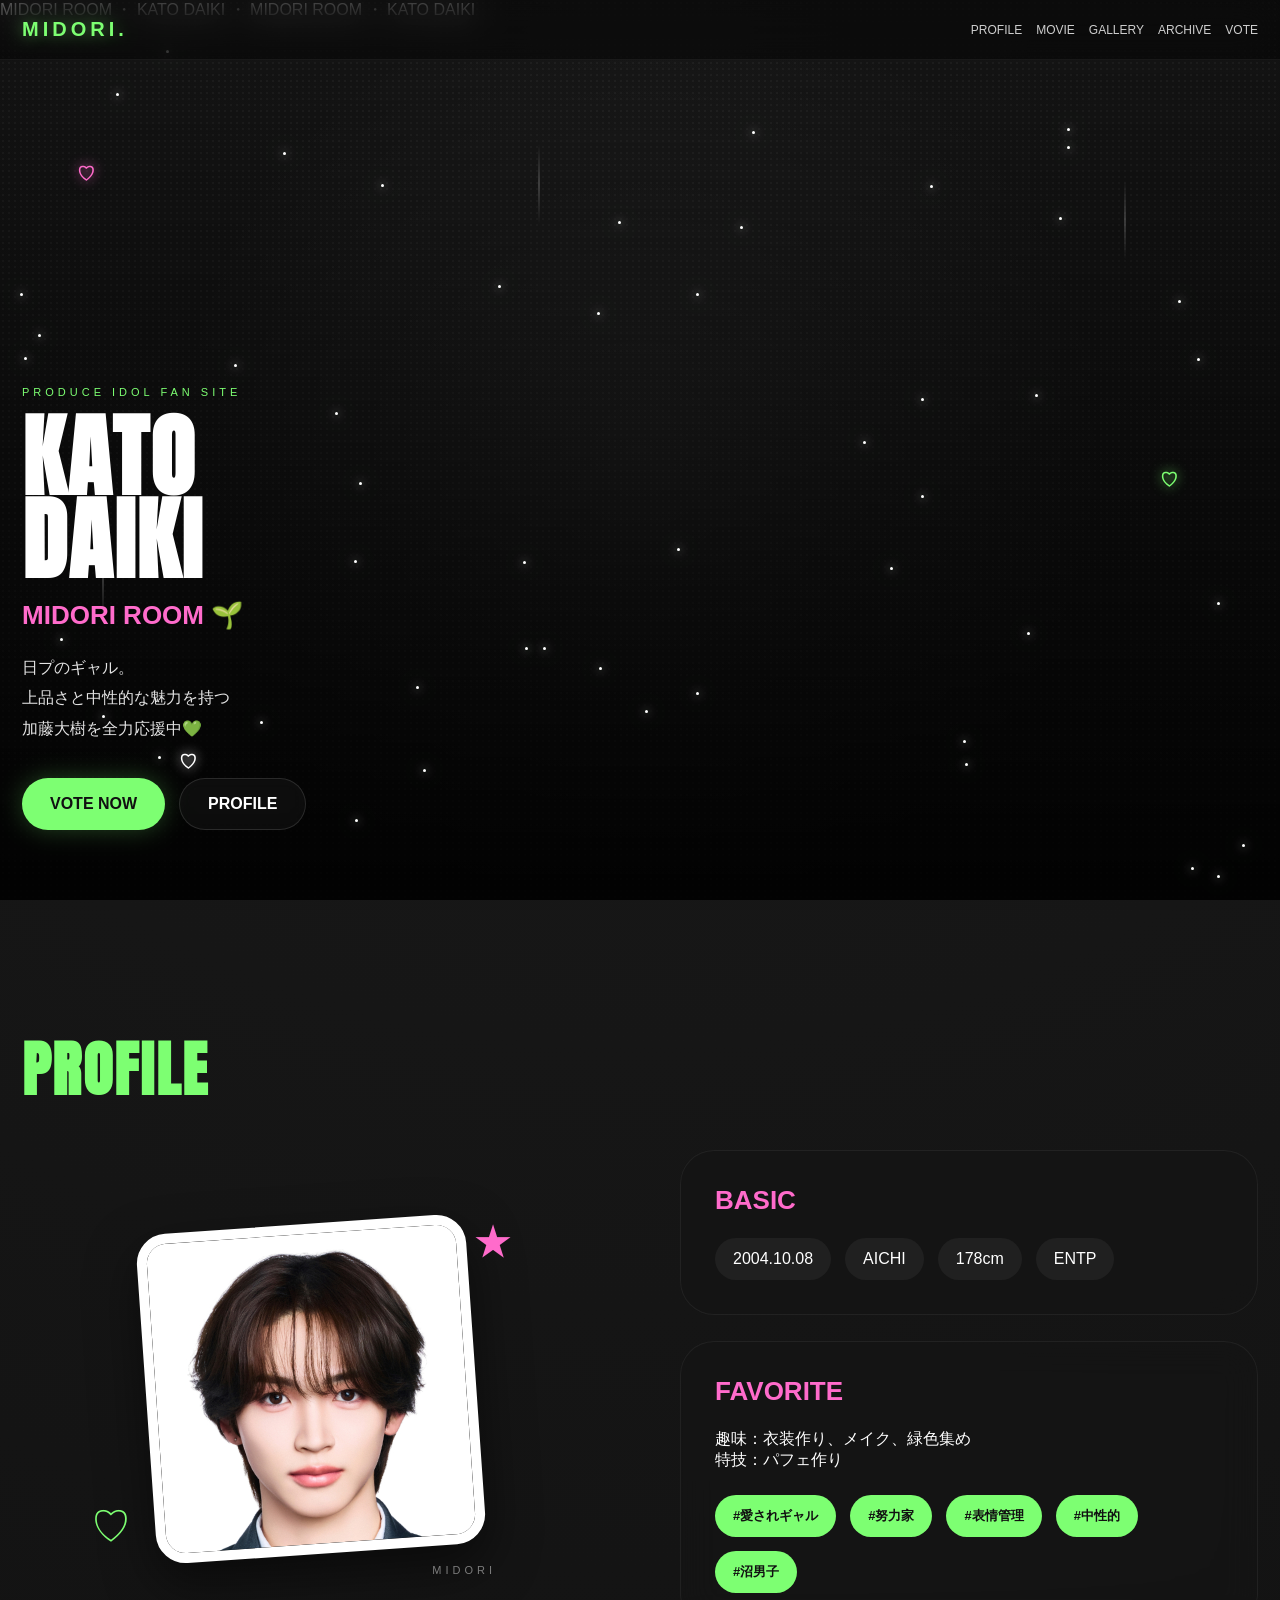
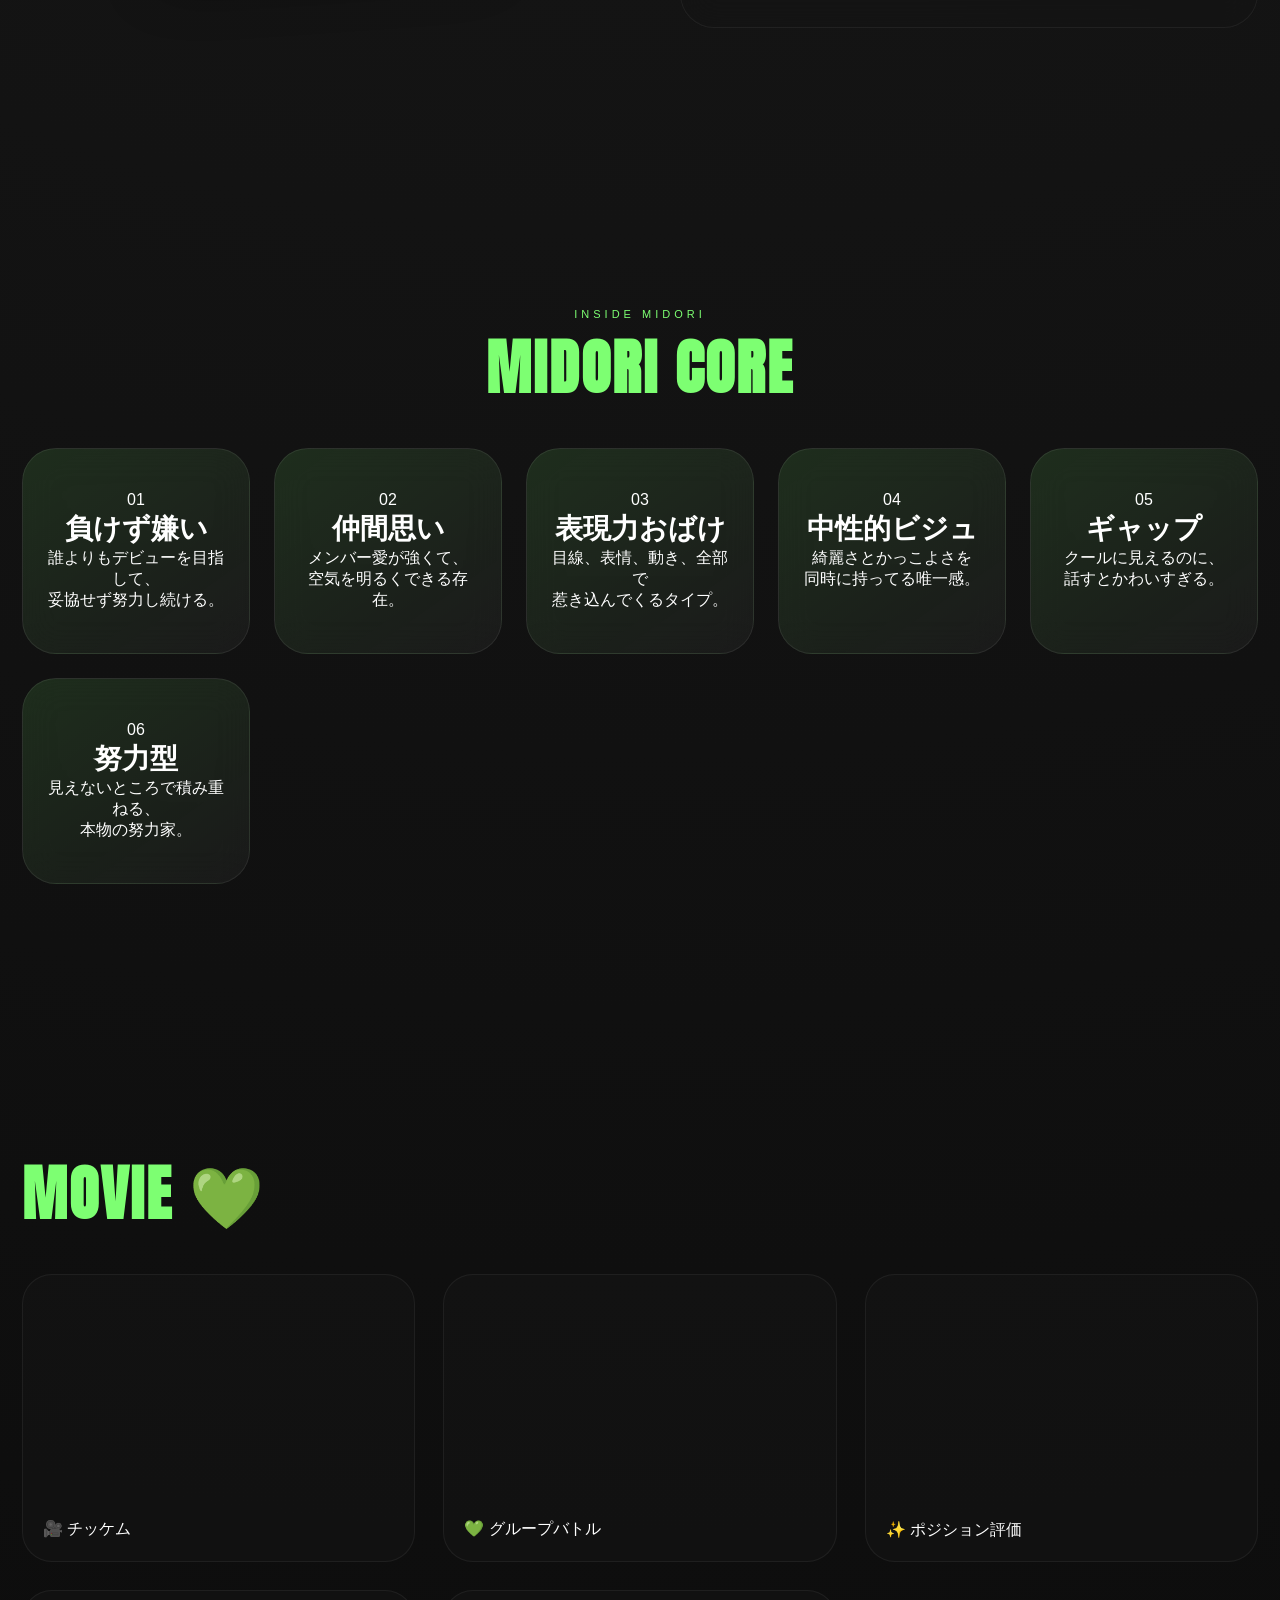
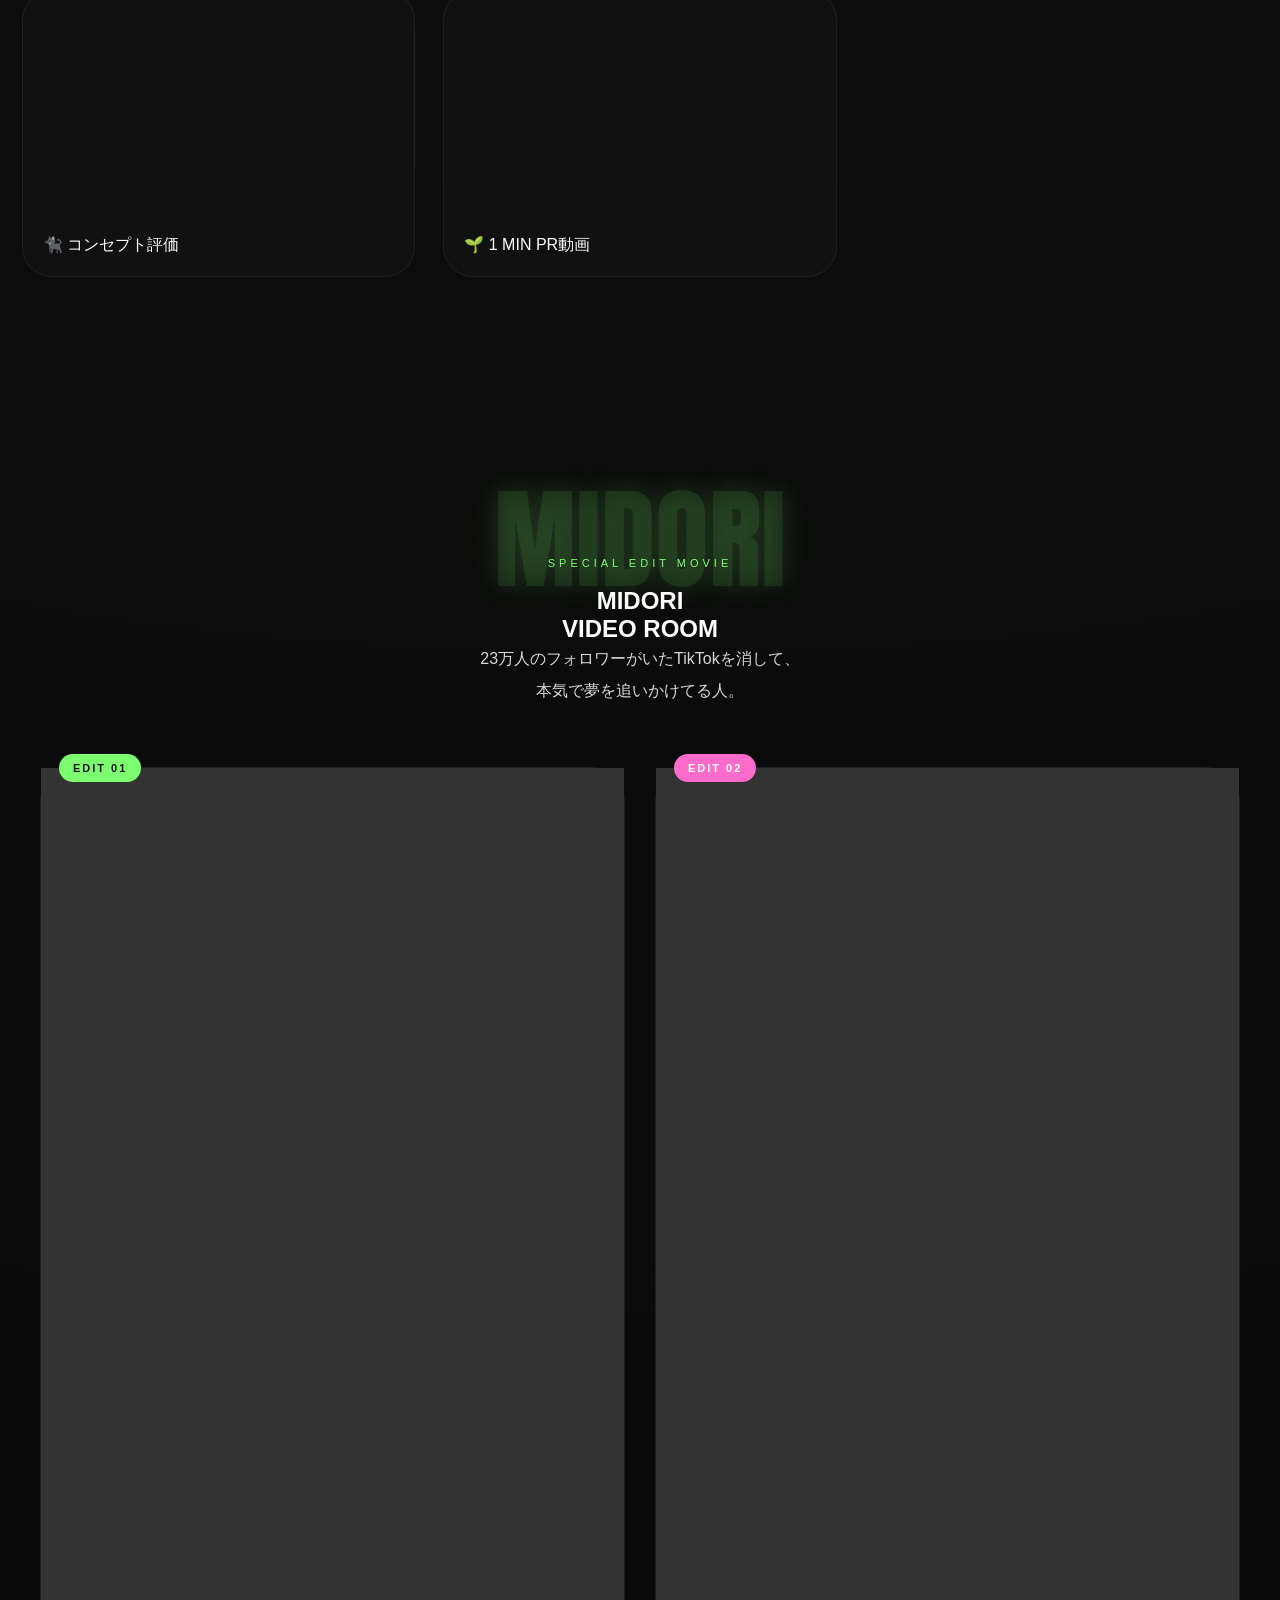
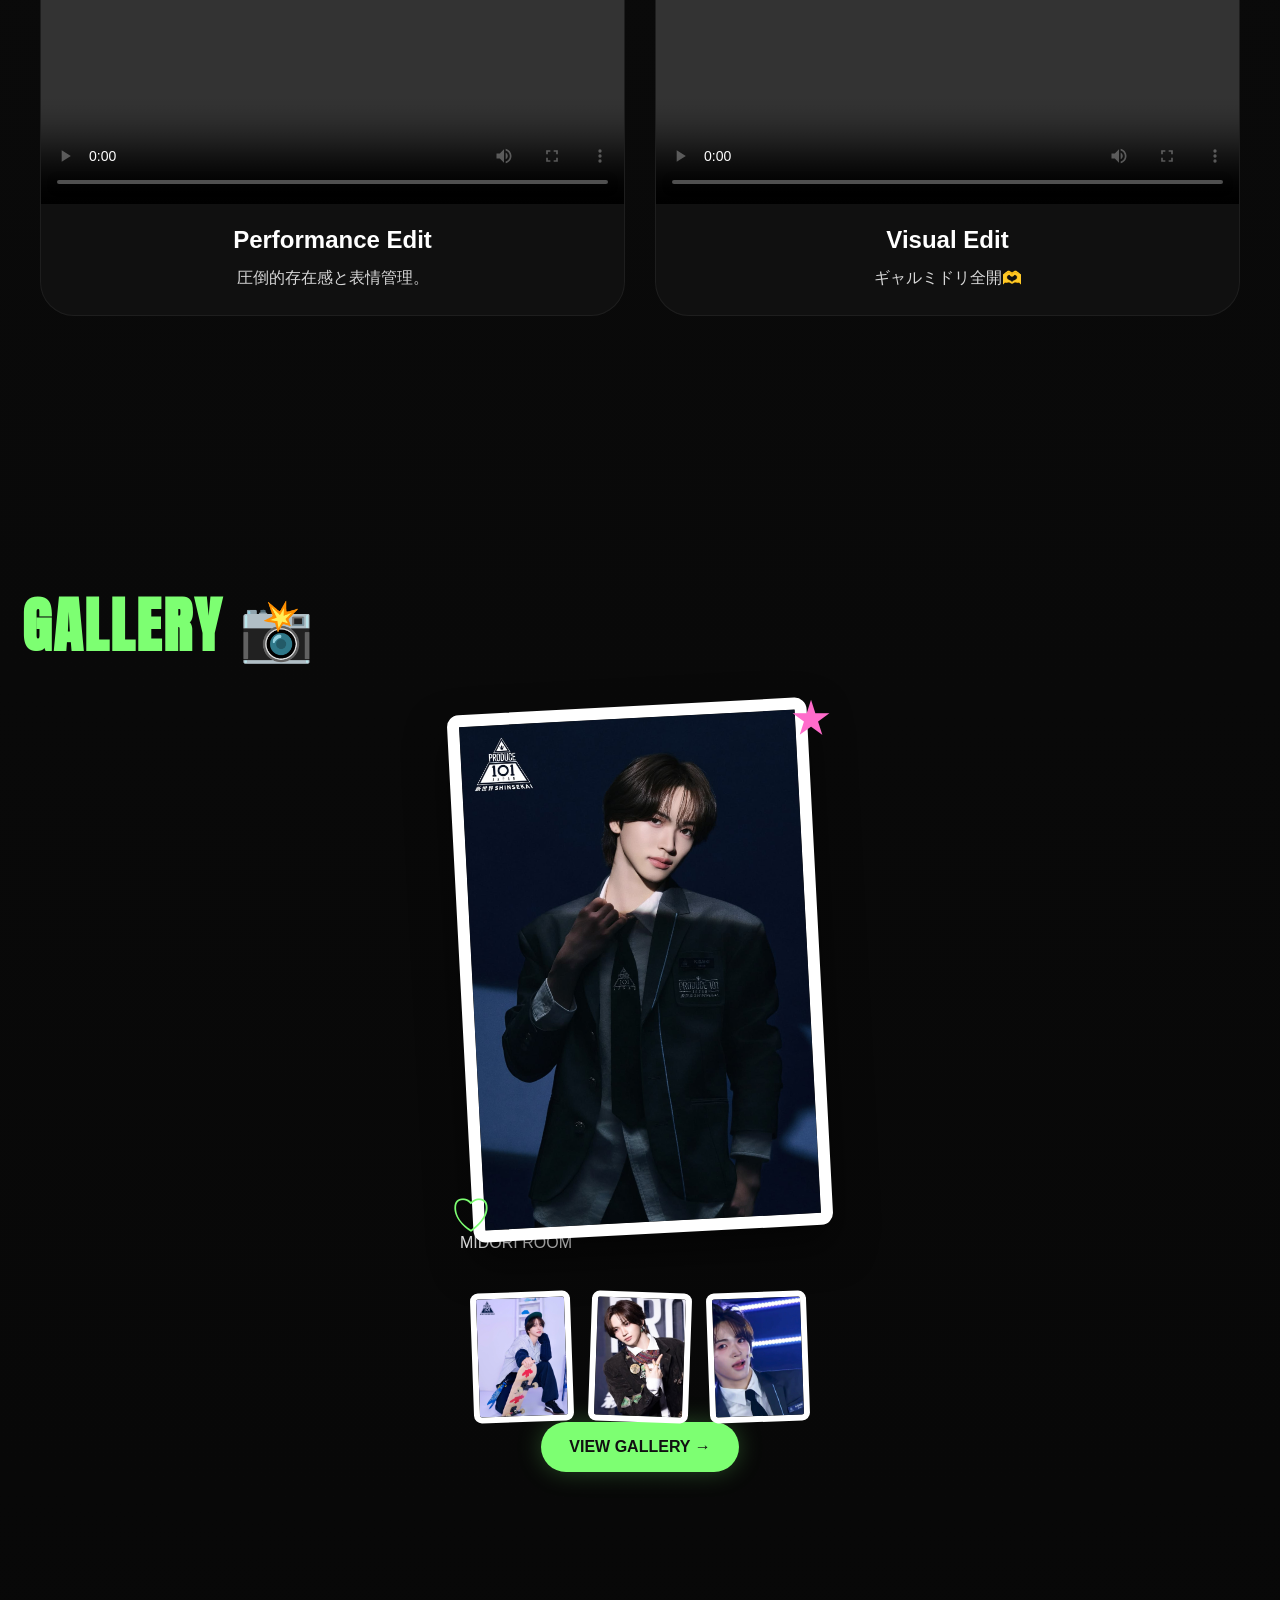
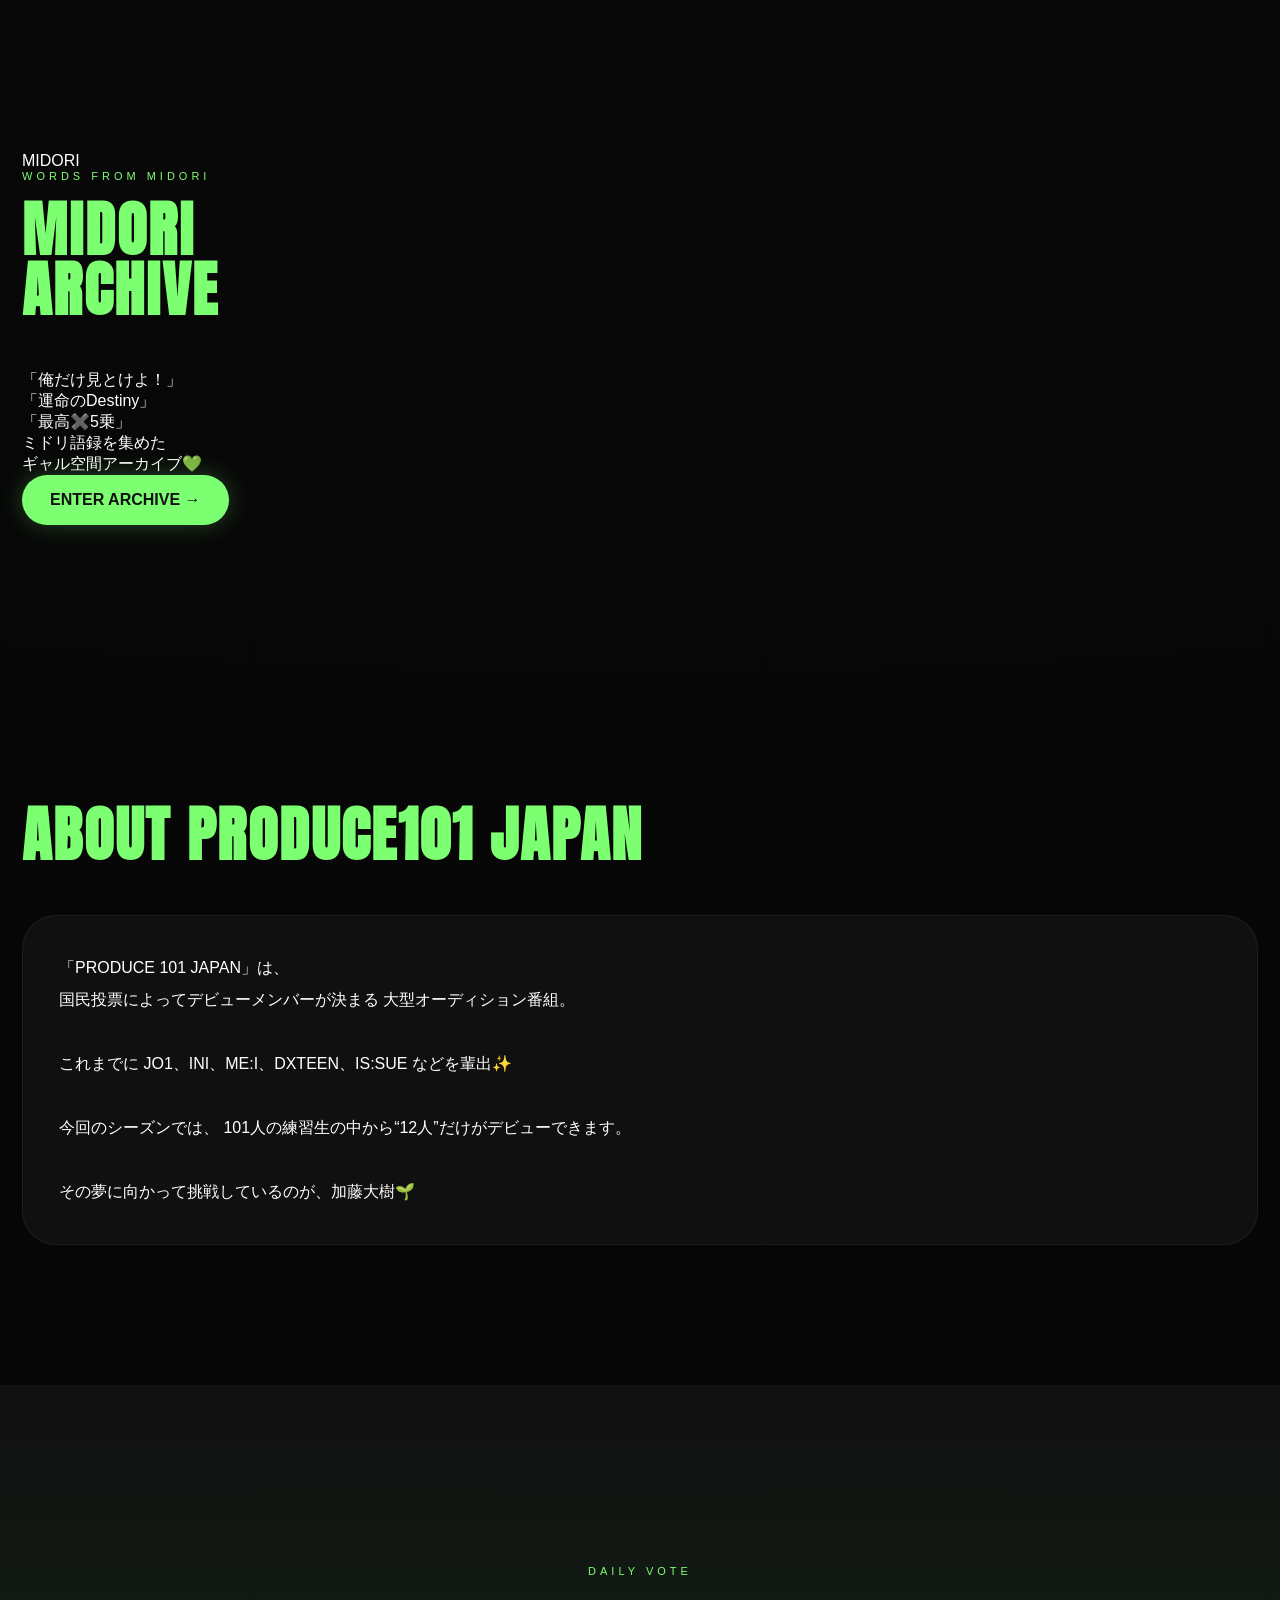
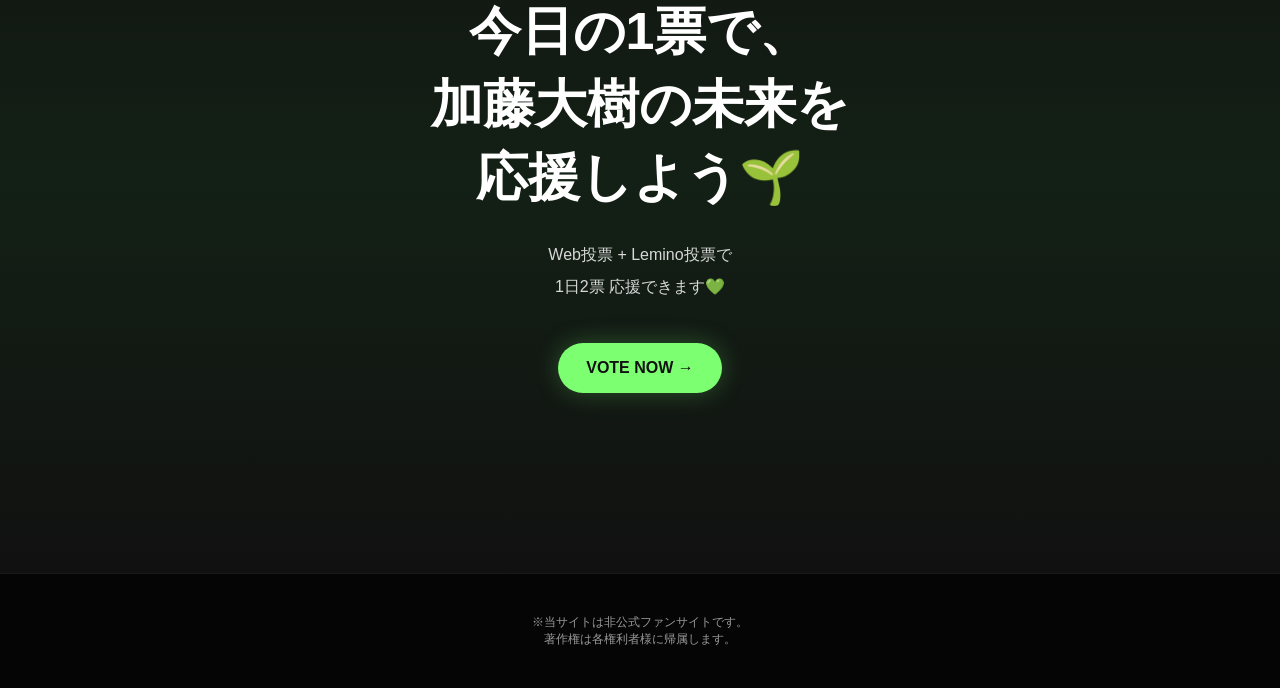
<file: index.html>
<!doctype html>
<html lang="ja">
  <head>
    <meta charset="UTF-8" />

    <meta name="viewport" content="width=device-width, initial-scale=1.0" />

    <title>KATO DAIKI MIDORI ROOM</title>

    <!-- FONT -->
    <link
      href="https://fonts.googleapis.com/css2?family=Anton&display=swap"
      rel="stylesheet"
    />

    <!-- CSS -->
    <link rel="stylesheet" href="style.css" />

    <!-- JS -->
    <script src="script.js" defer></script>
  </head>

  <body>
    <!-- LOADING -->

    <div class="loader">
      <div class="loader-logo">MIDORI.</div>

      <div class="loader-text">MIDORI ROOM</div>
    </div>

    <!-- HEADER -->

    <header class="header">
      <div class="logo">MIDORI.</div>

      <nav>
        <a href="#profile">PROFILE</a>

        <a href="#movie">MOVIE</a>

        <a href="gallery.html">GALLERY</a>

        <a href="archive.html">ARCHIVE</a>

        <a href="vote.html">VOTE</a>
      </nav>
    </header>

    <!-- HERO -->

    <section class="hero">
      <!-- VIDEO -->

      <video class="hero-video" autoplay muted loop playsinline>
        <source src="videos/hero.mp4" type="video/mp4" />
      </video>

      <!-- OVERLAY -->

      <div class="overlay"></div>

      <!-- STARS -->

      <div class="stars"></div>

      <!-- FLOAT GLITTER -->

      <div class="float-glitter" style="left: 8%; top: 60%"></div>

      <div
        class="float-glitter"
        style="right: 12%; top: 20%; animation-delay: 2s"
      ></div>

      <div
        class="float-glitter"
        style="left: 42%; top: 16%; animation-delay: 4s"
      ></div>

      <!-- HERO CONTENT -->

      <div class="hero-content">
        <p class="mini">PRODUCE IDOL FAN SITE</p>

        <h1>
          KATO<br />
          DAIKI
        </h1>

        <p class="hero-sub">MIDORI ROOM 🌱</p>

        <p class="hero-text">
          日プのギャル。<br />

          上品さと中性的な魅力を持つ<br />

          加藤大樹を全力応援中💚
        </p>

        <div class="hero-buttons">
          <a class="main-btn" href="vote.html">VOTE NOW</a>

          <a class="sub-btn" href="#profile">PROFILE</a>
        </div>
      </div>

      <!-- LOOP TEXT -->

      <div class="hero-loop-logo">
        MIDORI ROOM ・ KATO DAIKI ・ MIDORI ROOM ・ KATO DAIKI
      </div>
    </section>

    <!-- PROFILE -->

    <section id="profile" class="section">
      <div class="blink-dot" style="top: 18%; right: 10%"></div>

      <h2>PROFILE</h2>

      <div class="profile-layout">
        <!-- IMAGE -->

        <div class="profile-image fade-up">
          <img src="images/1.JPG" alt="KATO DAIKI" />

          <div class="doodle-star">★</div>

          <div class="doodle-heart">♡</div>

          <div class="doodle-mini">MIDORI</div>
        </div>

        <!-- INFO -->

        <div class="profile-info">
          <div class="profile-card fade-up">
            <h3>BASIC</h3>

            <div class="profile-basic">
              <p>2004.10.08</p>

              <p>AICHI</p>

              <p>178cm</p>

              <p>ENTP</p>
            </div>
          </div>

          <div class="profile-card fade-up">
            <h3>FAVORITE</h3>

            <p>趣味：衣装作り、メイク、緑色集め</p>

            <p>特技：パフェ作り</p>

            <div class="floating-tags">
              <span>#愛されギャル</span>

              <span>#努力家</span>

              <span>#表情管理</span>

              <span>#中性的</span>

              <span>#沼男子</span>
            </div>
          </div>
        </div>
      </div>
    </section>

    <!-- MIDORI CORE -->

    <section class="section midori-core">
      <div class="blink-dot" style="top: 10%; left: 12%"></div>

      <p class="section-mini">INSIDE MIDORI</p>

      <h2>MIDORI CORE</h2>

      <div class="core-grid">
        <div class="core-card fade-up rotate-left">
          <div class="core-number">01</div>

          <h3>負けず嫌い</h3>

          <p>
            誰よりもデビューを目指して、<br />
            妥協せず努力し続ける。
          </p>
        </div>

        <div class="core-card fade-up rotate-right">
          <div class="core-number">02</div>

          <h3>仲間思い</h3>

          <p>
            メンバー愛が強くて、<br />
            空気を明るくできる存在。
          </p>
        </div>

        <div class="core-card fade-up rotate-left">
          <div class="core-number">03</div>

          <h3>表現力おばけ</h3>

          <p>
            目線、表情、動き、全部で<br />
            惹き込んでくるタイプ。
          </p>
        </div>

        <div class="core-card fade-up rotate-right">
          <div class="core-number">04</div>

          <h3>中性的ビジュ</h3>

          <p>
            綺麗さとかっこよさを<br />
            同時に持ってる唯一感。
          </p>
        </div>

        <div class="core-card fade-up rotate-left">
          <div class="core-number">05</div>

          <h3>ギャップ</h3>

          <p>
            クールに見えるのに、<br />
            話すとかわいすぎる。
          </p>
        </div>

        <div class="core-card fade-up rotate-right">
          <div class="core-number">06</div>

          <h3>努力型</h3>

          <p>
            見えないところで積み重ねる、<br />
            本物の努力家。
          </p>
        </div>
      </div>
    </section>

    <!-- MOVIE -->

    <section id="movie" class="section">
      <h2>MOVIE 💚</h2>

      <div class="movie-grid">
        <div class="movie-card fade-up">
          <iframe
            src="https://www.youtube.com/embed/Wr1T3XZaMus"
            title="YouTube video player"
            allowfullscreen
          ></iframe>

          <p>🎥 チッケム</p>
        </div>

        <div class="movie-card fade-up">
          <iframe
            src="https://www.youtube.com/embed/Z0PWG4F08JA"
            title="YouTube video player"
            allowfullscreen
          ></iframe>

          <p>💚 グループバトル</p>
        </div>

        <div class="movie-card fade-up">
          <iframe
            src="https://www.youtube.com/embed/646FH20pfDk"
            title="YouTube video player"
            allowfullscreen
          ></iframe>

          <p>✨ ポジション評価</p>
        </div>

        <div class="movie-card fade-up">
          <iframe
            src="https://www.youtube.com/embed/NS34w-fxrIM"
            title="YouTube video player"
            allowfullscreen
          ></iframe>

          <p>🐈‍⬛ コンセプト評価</p>
        </div>

        <div class="movie-card fade-up">
          <iframe
            src="https://www.youtube.com/embed/1EYxHAgr5Yo"
            title="YouTube video player"
            allowfullscreen
          ></iframe>

          <p>🌱 1 MIN PR動画</p>
        </div>
      </div>
    </section>

    <!-- MIDORI VIDEO ROOM -->

    <section class="midori-edit-section">
      <div class="edit-bg-text">MIDORI</div>

      <p class="section-mini">SPECIAL EDIT MOVIE</p>

      <h2>
        MIDORI<br />
        VIDEO ROOM
      </h2>

      <p class="edit-main-copy">
        23万人のフォロワーがいたTikTokを消して、<br />
        本気で夢を追いかけてる人。
      </p>

      <div class="edit-grid">
        <!-- EDIT 1 -->
        <div class="edit-card fade-up">
          <div class="edit-label">EDIT 01</div>

          <video controls preload="metadata" playsinline>
            <source src="videos/edit1.MP4" type="video/mp4" />
          </video>

          <div class="edit-info">
            <h3>Performance Edit</h3>
            <p>圧倒的存在感と表情管理。</p>
          </div>
        </div>

        <!-- EDIT 2 -->
        <div class="edit-card fade-up">
          <div class="edit-label pink">EDIT 02</div>

          <video controls preload="metadata" playsinline>
            <source src="videos/edit2.MP4" type="video/mp4" />
          </video>

          <div class="edit-info">
            <h3>Visual Edit</h3>
            <p>ギャルミドリ全開🫶</p>
          </div>
        </div>
      </div>
    </section>

    <!-- GALLERY -->

    <section id="gallery" class="section">
      <h2>GALLERY 📸</h2>

      <div class="gallery-preview fade-up">
        <div class="gallery-main-photo">
          <img src="images/2.JPG" alt="gallery" />

          <div class="gallery-sticker">★</div>

          <div class="gallery-heart">♡</div>

          <div class="polaroid-note">MIDORI ROOM</div>
        </div>

        <div class="mini-gallery">
          <img src="images/3.JPG" class="mini-photo rotate-left" />

          <img src="images/4.JPG" class="mini-photo rotate-right" />

          <img src="images/5.JPG" class="mini-photo rotate-left" />
        </div>

        <a href="gallery.html" class="gallery-btn"> VIEW GALLERY → </a>
      </div>
    </section>

    <!-- MIDORI ARCHIVE -->

    <section class="section archive-entry">
      <div class="archive-bg">MIDORI</div>

      <p class="section-mini">WORDS FROM MIDORI</p>

      <h2>
        MIDORI<br />
        ARCHIVE
      </h2>

      <div class="archive-preview-grid">
        <div>「俺だけ見とけよ！」</div>

        <div>「運命のDestiny」</div>

        <div>「最高✖️5乗」</div>
      </div>

      <p class="archive-text">
        ミドリ語録を集めた<br />
        ギャル空間アーカイブ💚
      </p>

      <a href="archive.html" class="archive-btn"> ENTER ARCHIVE → </a>
    </section>

    <!-- ABOUT -->

    <section class="section">
      <h2>ABOUT PRODUCE101 JAPAN</h2>

      <div class="about-card fade-up">
        <p>
          「PRODUCE 101 JAPAN」は、<br />
          国民投票によってデビューメンバーが決まる 大型オーディション番組。
          <br /><br />

          これまでに JO1、INI、ME:I、DXTEEN、IS:SUE などを輩出✨
          <br /><br />

          今回のシーズンでは、
          101人の練習生の中から“12人”だけがデビューできます。
          <br /><br />

          その夢に向かって挑戦しているのが、加藤大樹🌱
        </p>
      </div>
    </section>

    <!-- FINAL VOTE -->

    <section class="final-vote">
      <p class="vote-mini">DAILY VOTE</p>

      <h2>
        今日の1票で、<br />
        加藤大樹の未来を<br />
        応援しよう🌱
      </h2>

      <p class="vote-text">
        Web投票 + Lemino投票で<br />
        1日2票 応援できます💚
      </p>

      <a class="vote-main-btn" href="vote.html"> VOTE NOW → </a>
    </section>
    <div class="pixel-stars"></div>
    <div class="pixel-heart heart1">♡</div>
    <div class="pixel-heart heart2">♡</div>
    <div class="pixel-heart heart3">♡</div>
    <!-- FOOTER -->

    <footer class="footer">
      <p>※当サイトは非公式ファンサイトです。</p>

      <p>著作権は各権利者様に帰属します。</p>
    </footer>
  </body>
</html>
</file>
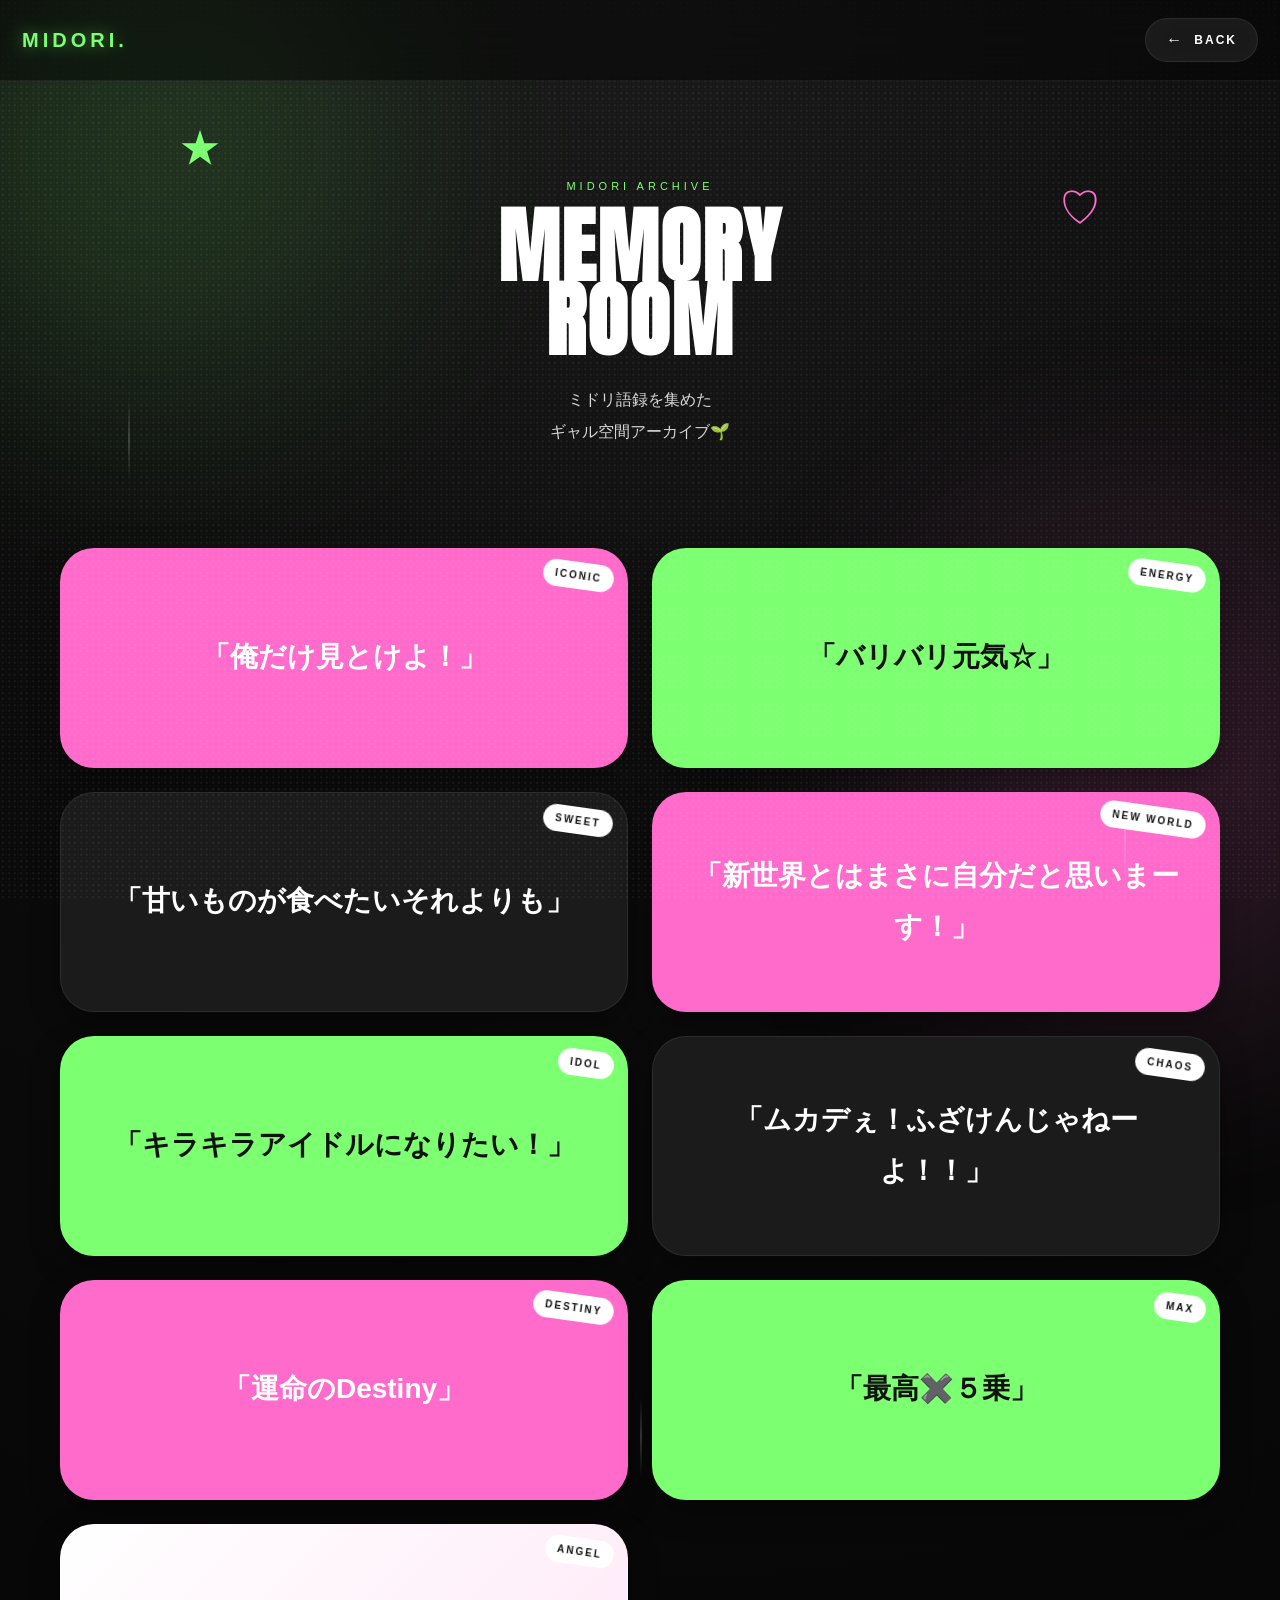
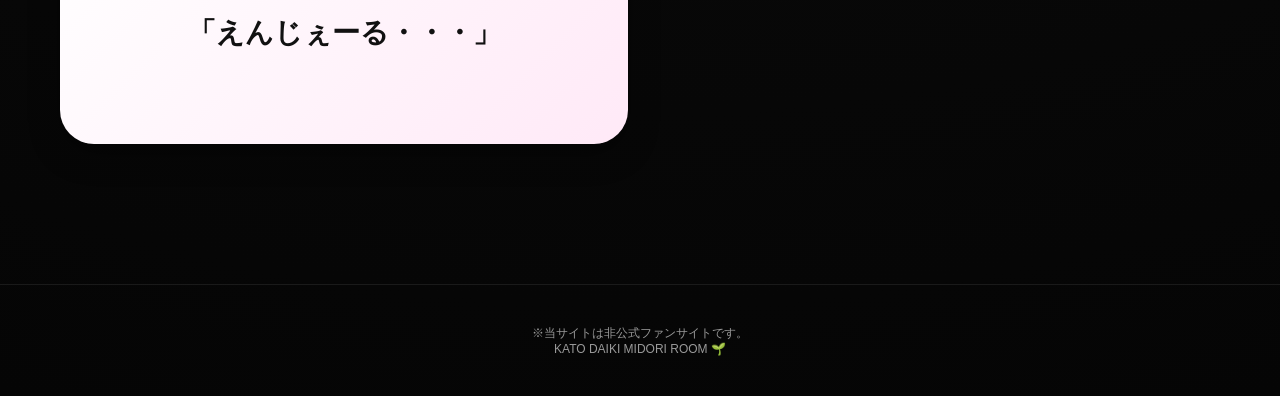
<file: archive.html>
<!doctype html>
<html lang="ja">
  <head>
    <meta charset="UTF-8" />

    <meta name="viewport" content="width=device-width, initial-scale=1.0" />

    <title>MIDORI ARCHIVE</title>

    <!-- FONT -->

    <link
      href="https://fonts.googleapis.com/css2?family=Anton&display=swap"
      rel="stylesheet"
    />

    <!-- CSS -->

    <link rel="stylesheet" href="style.css" />

    <!-- JS -->

    <script src="script.js" defer></script>
  </head>

  <body class="archive-page">
    <!-- BG LIGHT -->

    <div class="bg-light bg1"></div>

    <div class="bg-light bg2"></div>

    <!-- NOISE -->

    <div class="noise"></div>

    <!-- FLOAT -->

    <div class="float-glitter" style="left: 10%; top: 20%"></div>

    <div
      class="float-glitter"
      style="right: 12%; top: 40%; animation-delay: 2s"
    ></div>

    <div
      class="float-glitter"
      style="left: 50%; top: 70%; animation-delay: 4s"
    ></div>

    <!-- HEADER -->

    <header class="header">
      <div class="logo">MIDORI.</div>

      <a href="index.html" class="back-btn">
        <span>←</span>
        BACK
      </a>
    </header>

    <!-- HERO -->

    <section class="archive-hero">
      <div class="archive-hero-star">★</div>

      <div class="archive-hero-heart">♡</div>

      <p class="archive-mini">MIDORI ARCHIVE</p>

      <h1 class="archive-title">
        MEMORY<br />
        ROOM
      </h1>

      <p class="archive-copy">
        ミドリ語録を集めた<br />
        ギャル空間アーカイブ🌱
      </p>
    </section>

    <!-- QUOTES -->

    <section class="archive-wall">
      <!-- QUOTE 1 -->

      <div class="quote-card pink rotate-left fade-up">
        <div class="quote-sticker">ICONIC</div>

        <p>「俺だけ見とけよ！」</p>
      </div>

      <!-- QUOTE 2 -->

      <div class="quote-card green rotate-right fade-up">
        <div class="quote-sticker">ENERGY</div>

        <p>「バリバリ元気☆」</p>
      </div>

      <!-- QUOTE 3 -->

      <div class="quote-card black rotate-left fade-up">
        <div class="quote-sticker">SWEET</div>

        <p>「甘いものが食べたいそれよりも」</p>
      </div>

      <!-- QUOTE 4 -->

      <div class="quote-card pink rotate-right fade-up">
        <div class="quote-sticker">NEW WORLD</div>

        <p>「新世界とはまさに自分だと思いまーす！」</p>
      </div>

      <!-- QUOTE 5 -->

      <div class="quote-card green rotate-left fade-up">
        <div class="quote-sticker">IDOL</div>

        <p>「キラキラアイドルになりたい！」</p>
      </div>

      <!-- QUOTE 6 -->

      <div class="quote-card black rotate-right fade-up">
        <div class="quote-sticker">CHAOS</div>

        <p>「ムカデぇ！ふざけんじゃねーよ！！」</p>
      </div>

      <!-- QUOTE 7 -->

      <div class="quote-card pink rotate-left fade-up">
        <div class="quote-sticker">DESTINY</div>

        <p>「運命のDestiny」</p>
      </div>

      <!-- QUOTE 8 -->

      <div class="quote-card green rotate-right fade-up">
        <div class="quote-sticker">MAX</div>

        <p>「最高✖️５乗」</p>
      </div>

      <!-- QUOTE 9 -->

      <div class="quote-card angel fade-up">
        <div class="quote-sticker">ANGEL</div>

        <p>「えんじぇーる・・・」</p>
      </div>
    </section>

    <!-- FOOTER -->

    <footer class="footer">
      <p>※当サイトは非公式ファンサイトです。</p>

      <p>KATO DAIKI MIDORI ROOM 🌱</p>
    </footer>
  </body>
</html>
</file>
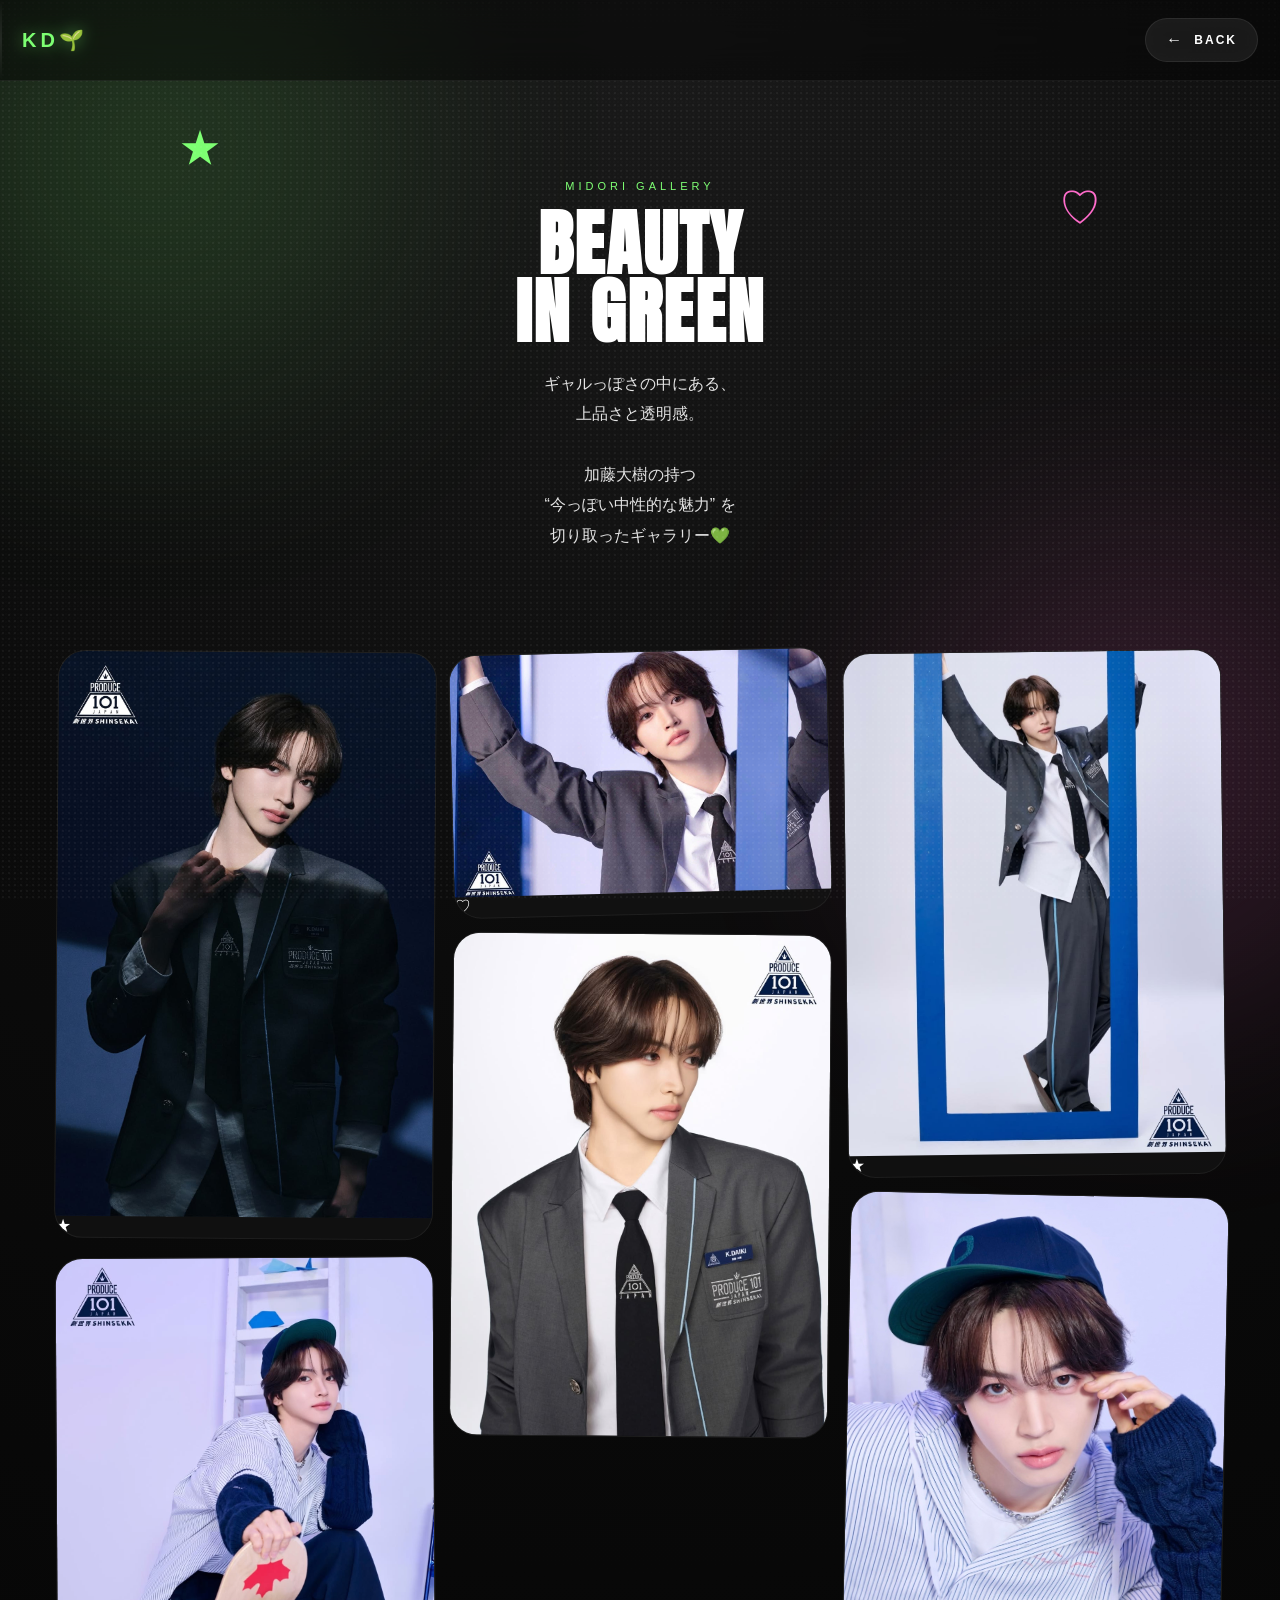
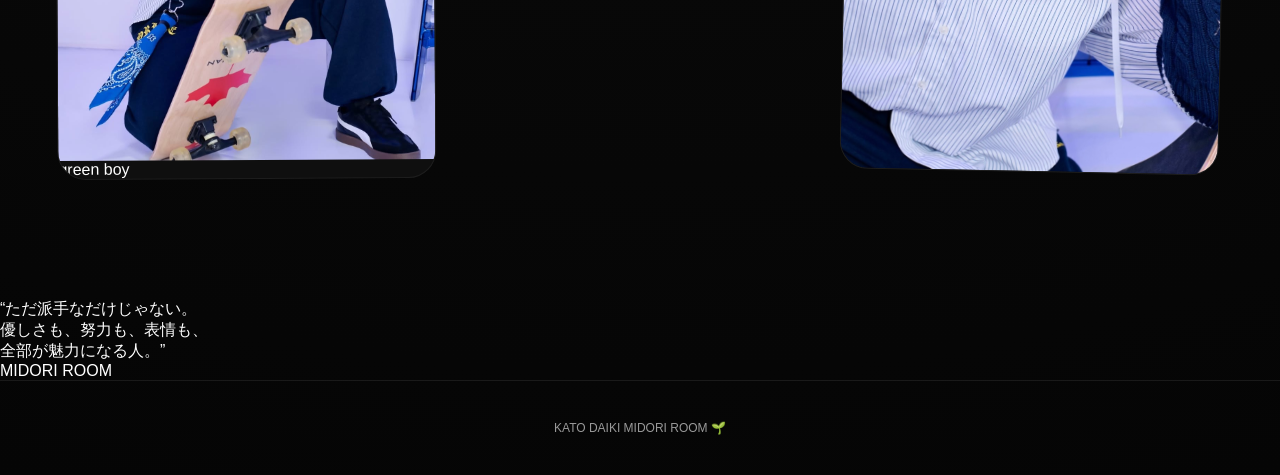
<file: gallery.html>
<!doctype html>
<html lang="ja">
  <head>
    <meta charset="UTF-8" />

    <meta name="viewport" content="width=device-width, initial-scale=1.0" />

    <title>MIDORI GALLERY</title>

    <link
      href="https://fonts.googleapis.com/css2?family=Anton&display=swap"
      rel="stylesheet"
    />

    <link rel="stylesheet" href="style.css" />

    <script src="script.js" defer></script>
  </head>

  <body class="gallery-page">
    <!-- BG -->

    <div class="bg-light bg1"></div>
    <div class="bg-light bg2"></div>

    <div class="noise"></div>

    <!-- FLOAT LINE -->

    <div class="float-glitter line1"></div>
    <div class="float-glitter line2"></div>

    <!-- HEADER -->
    <header class="header">
      <div class="logo">KD🌱</div>

      <a href="index.html" class="back-btn">
        <span>←</span>
        BACK
      </a>
    </header>

    <!-- HERO -->

    <section class="gallery-hero">
      <div class="gallery-hero-mark">★</div>
      <div class="gallery-hero-mark2">♡</div>

      <p class="mini">MIDORI GALLERY</p>

      <h1>
        BEAUTY<br />
        IN GREEN
      </h1>

      <p class="hero-text">
        ギャルっぽさの中にある、<br />

        上品さと透明感。<br /><br />

        加藤大樹の持つ<br />

        “今っぽい中性的な魅力” を<br />

        切り取ったギャラリー💚
      </p>
    </section>

    <!-- GALLERY -->

    <section class="gallery">
      <!-- PHOTO -->

      <div class="photo rotate-left fade-up">
        <img src="images/2.JPG" alt="" />

        <div class="photo-sticker">★</div>
      </div>

      <!-- PHOTO -->

      <div class="photo rotate-right fade-up">
        <img src="images/3.JPG" alt="" />

        <div class="mini-tag">green boy</div>
      </div>

      <!-- PHOTO -->

      <div class="photo fade-up">
        <img src="images/8.JPG" alt="" />

        <div class="photo-heart">♡</div>
      </div>

      <!-- PHOTO -->

      <div class="photo rotate-left fade-up">
        <img src="images/9.JPG" alt="" />
      </div>

      <!-- PHOTO -->

      <div class="photo rotate-right fade-up">
        <img src="images/10.JPG" alt="" />

        <div class="mini-star">★</div>
      </div>

      <!-- PHOTO -->

      <div class="photo fade-up">
        <img src="images/11.JPG" alt="" />
      </div>
    </section>

    <!-- QUOTE -->

    <section class="quote">
      <div class="quote-glow"></div>

      <p>
        “ただ派手なだけじゃない。<br />

        <span> 優しさも、努力も、表情も、 </span><br />

        全部が魅力になる人。”
      </p>

      <div class="quote-mini">MIDORI ROOM</div>
    </section>

    <!-- FOOTER -->

    <footer class="footer">
      <p>KATO DAIKI MIDORI ROOM 🌱</p>
    </footer>
  </body>
</html>
</file>
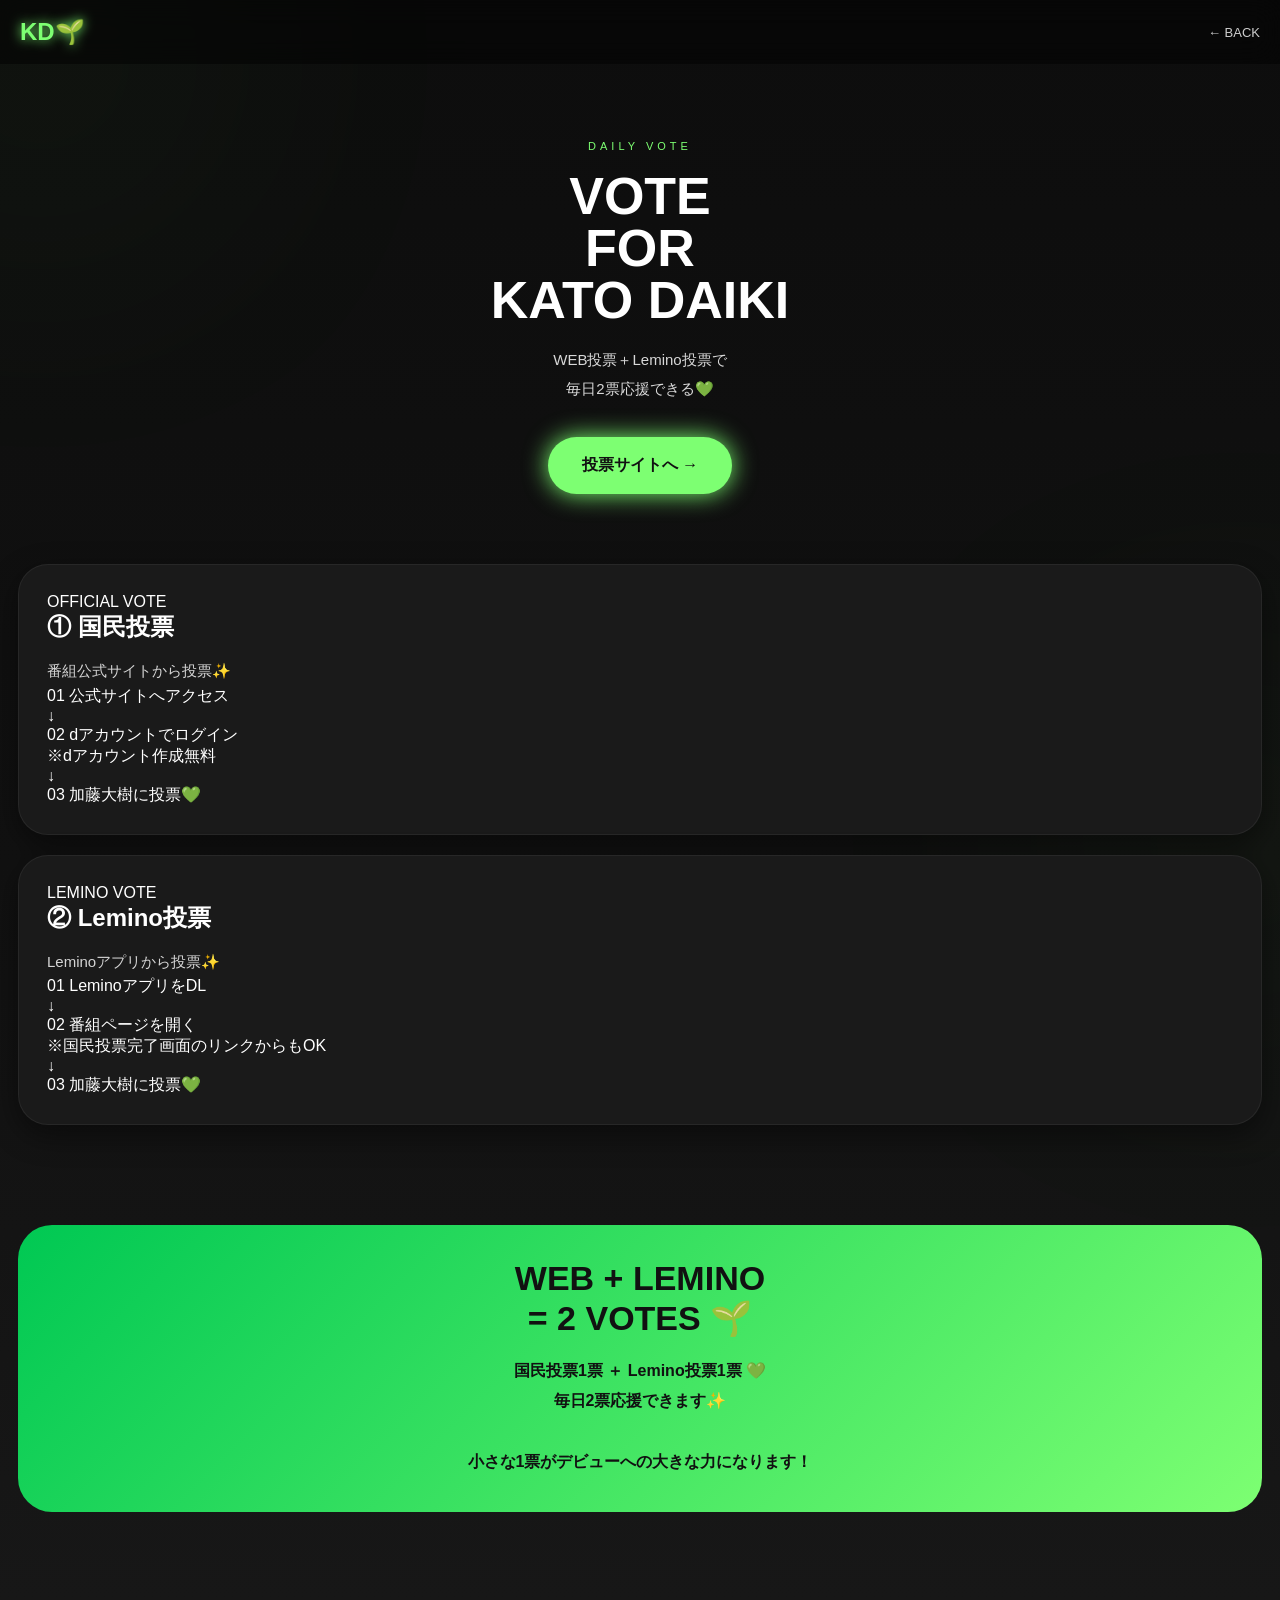
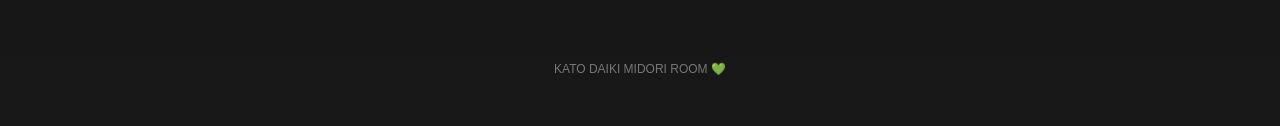
<file: vote.html>
<!doctype html>
<html lang="ja">
  <head>
    <meta charset="UTF-8" />

    <meta name="viewport" content="width=device-width, initial-scale=1.0" />

    <title>VOTE FOR KATO DAIKI</title>

    <style>
      * {
        margin: 0;
        padding: 0;
        box-sizing: border-box;
      }

      body {
        background: linear-gradient(180deg, #0d0d0d, #111, #181818);

        color: white;

        font-family: sans-serif;

        overflow-x: hidden;
      }

      .bg {
        position: fixed;

        width: 320px;
        height: 320px;

        border-radius: 50%;

        background: #7dff72;

        filter: blur(150px);

        opacity: 0.08;

        z-index: -1;
      }

      .bg1 {
        top: -100px;
        left: -120px;
      }

      .bg2 {
        bottom: -100px;
        right: -120px;
      }

      /* HEADER */

      .header {
        position: fixed;

        top: 0;

        width: 100%;

        display: flex;
        justify-content: space-between;
        align-items: center;

        padding: 18px 20px;

        background: rgba(0, 0, 0, 0.45);

        backdrop-filter: blur(14px);

        z-index: 100;
      }

      .logo {
        color: #7dff72;

        font-size: 24px;

        font-weight: 900;

        text-shadow: 0 0 12px #7dff72;
      }

      .back {
        color: white;

        text-decoration: none;

        font-size: 13px;

        opacity: 0.8;
      }

      /* HERO */

      .hero {
        padding: 140px 24px 70px;

        text-align: center;
      }

      .mini {
        color: #7dff72;

        font-size: 11px;

        letter-spacing: 4px;

        margin-bottom: 18px;
      }

      h1 {
        font-size: 52px;

        line-height: 1;

        margin-bottom: 20px;

        font-weight: 900;
      }

      .hero-text {
        color: #d8d8d8;

        line-height: 1.9;

        font-size: 15px;

        max-width: 330px;

        margin: auto;
      }

      /* BUTTON */

      .vote-link {
        display: inline-block;

        margin-top: 34px;

        padding: 18px 34px;

        border-radius: 999px;

        background: #7dff72;

        color: #111;

        text-decoration: none;

        font-weight: bold;

        box-shadow: 0 0 24px #7dff72;

        transition: 0.3s;
      }

      .vote-link:hover {
        transform: translateY(-4px);

        box-shadow: 0 0 35px #7dff72;
      }

      /* STEP */

      .steps {
        padding: 0 18px 100px;

        display: flex;
        flex-direction: column;

        gap: 20px;
      }

      .step {
        background: #1a1a1a;

        border-radius: 30px;

        padding: 28px;

        border: 1px solid rgba(255, 255, 255, 0.06);

        box-shadow: 0 10px 30px rgba(0, 0, 0, 0.45);

        transition: 0.4s;
      }

      .step:hover {
        transform: translateY(-5px);

        box-shadow: 0 0 25px rgba(125, 255, 114, 0.18);
      }

      .step-number {
        width: 42px;
        height: 42px;

        border-radius: 50%;

        background: #7dff72;

        color: #111;

        display: flex;
        align-items: center;
        justify-content: center;

        font-weight: bold;

        margin-bottom: 18px;
      }

      .step h2 {
        font-size: 24px;

        margin-bottom: 14px;
      }

      .step p {
        color: #d5d5d5;

        line-height: 1.9;

        font-size: 15px;
      }

      .highlight {
        color: #7dff72;

        font-weight: bold;
      }

      /* POINT */

      .point {
        margin: 0 18px 100px;

        background: linear-gradient(135deg, #00c853, #7dff72);

        color: #111;

        border-radius: 34px;

        padding: 34px 26px;

        text-align: center;
      }

      .point h2 {
        font-size: 34px;

        margin-bottom: 18px;
      }

      .point p {
        line-height: 1.9;

        font-weight: 600;
      }

      footer {
        padding: 50px 20px;

        text-align: center;

        color: #777;

        font-size: 12px;
      }
    </style>
  </head>

  <body>
    <div class="bg bg1"></div>
    <div class="bg bg2"></div>

    <!-- HEADER -->

    <header class="header">
      <div class="logo">KD🌱</div>

      <a href="index.html" class="back"> ← BACK </a>
    </header>

    <!-- HERO -->

    <section class="hero">
      <p class="mini">DAILY VOTE</p>

      <h1>
        VOTE<br />
        FOR<br />
        KATO DAIKI
      </h1>

      <p class="hero-text">
        WEB投票＋Lemino投票で<br />
        毎日2票応援できる💚
      </p>

      <a class="vote-link" href="https://vote.produce101.jp/" target="_blank">
        投票サイトへ →
      </a>
    </section>

    <!-- STEP -->
    <section class="steps">
      <!-- 国民投票 -->

      <div class="step">
        <div class="vote-badge">OFFICIAL VOTE</div>

        <h2>① 国民投票</h2>

        <p class="vote-desc">番組公式サイトから投票✨</p>

        <div class="flow-item">
          <span>01</span>
          公式サイトへアクセス
        </div>

        <div class="flow-arrow">↓</div>

        <div class="flow-item">
          <span>02</span>
          dアカウントでログイン
        </div>

        <div class="flow-note">※dアカウント作成無料</div>

        <div class="flow-arrow">↓</div>

        <div class="flow-item">
          <span>03</span>
          加藤大樹に投票💚
        </div>
      </div>

      <!-- Lemino投票 -->

      <div class="step">
        <div class="vote-badge pink">LEMINO VOTE</div>

        <h2>② Lemino投票</h2>

        <p class="vote-desc">Leminoアプリから投票✨</p>

        <div class="flow-item">
          <span>01</span>
          LeminoアプリをDL
        </div>

        <div class="flow-arrow">↓</div>

        <div class="flow-item">
          <span>02</span>
          番組ページを開く
        </div>

        <div class="flow-note">※国民投票完了画面のリンクからもOK</div>

        <div class="flow-arrow">↓</div>

        <div class="flow-item">
          <span>03</span>
          加藤大樹に投票💚
        </div>
      </div>
    </section>

    <!-- POINT -->

    <section class="point">
      <h2>
        WEB + LEMINO<br />

        = 2 VOTES 🌱
      </h2>

      <p>
        国民投票1票 ＋ Lemino投票1票 💚<br />

        毎日2票応援できます✨<br /><br />

        小さな1票がデビューへの大きな力になります！
      </p>
    </section>

    <footer>KATO DAIKI MIDORI ROOM 💚</footer>
  </body>
</html>
</file>
<file: style.css>
/* ========================================
   RESET
======================================== */

* {
    margin: 0;
    padding: 0;
    box-sizing: border-box;
}

html {
    scroll-behavior: smooth;
}

body {
    background:
        radial-gradient(circle at top, #1a1a1a 0%, #0b0b0b 45%, #050505 100%);
    color: white;
    font-family:
        -apple-system,
        BlinkMacSystemFont,
        sans-serif;
    overflow-x: hidden;
    position: relative;
}

/* ========================================
   GLOBAL
======================================== */

img,
video {
    max-width: 100%;
    display: block;
}

a {
    text-decoration: none;
}

.section {
    position: relative;
    padding: 140px 22px;
}

.section-mini,
.mini,
.archive-mini,
.vote-mini {
    color: #7dff72;
    font-size: 11px;
    letter-spacing: 4px;
    margin-bottom: 18px;
}

.section h2 {
    font-size: 60px;
    line-height: 1;
    margin-bottom: 50px;
    color: #7dff72;
    font-family: "Anton", sans-serif;
    letter-spacing: 2px;
}

/* ========================================
   BG EFFECT
======================================== */

.noise {
    position: fixed;
    inset: 0;
    pointer-events: none;
    opacity: .12;
    z-index: 2;

    background-image:
        radial-gradient(rgba(255, 255, 255, .05) 1px, transparent 1px);

    background-size: 4px 4px;

    mix-blend-mode: screen;
}

.bg-light {
    position: fixed;
    width: 500px;
    height: 500px;
    border-radius: 50%;
    filter: blur(120px);
    opacity: .15;
    pointer-events: none;
    z-index: 0;
}

.bg1 {
    top: -100px;
    left: -100px;
    background: #7dff72;
}

.bg2 {
    bottom: -120px;
    right: -120px;
    background: #ff6bcb;
}

.float-glitter {
    position: absolute;
    width: 2px;
    height: 80px;

    background:
        linear-gradient(transparent,
            rgba(255, 255, 255, .9),
            transparent);

    opacity: .2;
    z-index: 3;
    animation: glitterFloat 6s linear infinite;
}

@keyframes glitterFloat {

    0% {
        transform:
            translateY(40px) rotate(12deg);

        opacity: 0;
    }

    50% {
        opacity: .35;
    }

    100% {
        transform:
            translateY(-140px) rotate(12deg);

        opacity: 0;
    }

}

/* ========================================
   LOADER
======================================== */

.loader {
    position: fixed;
    inset: 0;
    background: #050505;
    display: flex;
    align-items: center;
    justify-content: center;
    flex-direction: column;
    z-index: 99999;
    transition: 1s;
}

.loader.hide {
    opacity: 0;
    pointer-events: none;
}

.loader-logo {
    font-size: 56px;
    font-weight: 900;
    color: #7dff72;

    text-shadow:
        0 0 20px rgba(125, 255, 114, .8);

    animation: loaderGlow 2s infinite alternate;
}

.loader-text {
    margin-top: 16px;
    letter-spacing: 6px;
    font-size: 10px;
    color: rgba(255, 255, 255, .5);
}

@keyframes loaderGlow {

    from {
        transform: scale(1);
    }

    to {
        transform: scale(1.05);
    }

}

/* ========================================
   HEADER
======================================== */

.header {
    position: fixed;
    top: 0;
    left: 0;
    width: 100%;
    z-index: 1000;

    display: flex;
    justify-content: space-between;
    align-items: center;

    padding: 18px 22px;

    background: rgba(0, 0, 0, .45);

    backdrop-filter: blur(18px);

    border-bottom:
        1px solid rgba(255, 255, 255, .06);
}

.logo {
    color: #7dff72;
    font-weight: 900;
    letter-spacing: 4px;
    font-size: 20px;

    text-shadow:
        0 0 16px rgba(125, 255, 114, .5);
}

nav {
    display: flex;
    gap: 14px;
}

nav a {
    color: rgba(255, 255, 255, .8);
    font-size: 12px;
    transition: .3s;
}

nav a:hover {
    color: #ff6bcb;
}

/* ========================================
   BACK BUTTON
======================================== */

.back-btn {
    display: inline-flex;
    align-items: center;
    gap: 10px;

    padding: 12px 20px;

    border-radius: 999px;

    background:
        rgba(255, 255, 255, .08);

    border:
        1px solid rgba(255, 255, 255, .08);

    color: white;

    font-size: 12px;
    letter-spacing: 2px;
    font-weight: 700;

    transition: .35s;

    backdrop-filter: blur(12px);
}

.back-btn:hover {
    transform: translateY(-3px);

    border:
        1px solid rgba(125, 255, 114, .35);

    box-shadow:
        0 0 20px rgba(125, 255, 114, .18);

    color: #7dff72;
}

.back-btn span {
    font-size: 16px;
}

/* ========================================
   HERO
======================================== */

.hero {
    position: relative;
    height: 100vh;
    overflow: hidden;
}

.hero-video {
    position: absolute;
    inset: 0;

    width: 100%;
    height: 100%;

    object-fit: cover;

    transform: scale(1.05);

    z-index: 1;
}

.overlay {
    position: absolute;
    inset: 0;

    background:
        linear-gradient(to top,
            rgba(0, 0, 0, .9),
            rgba(0, 0, 0, .15));

    z-index: 3;
}

/* HERO GLITTER */

.stars {
    position: absolute;
    inset: 0;
    overflow: hidden;
    z-index: 4;
    pointer-events: none;
}

.star {
    position: absolute;
    width: 3px;
    height: 3px;
    background: white;
    border-radius: 50%;

    box-shadow:
        0 0 10px rgba(255, 255, 255, .9),
        0 0 20px rgba(125, 255, 114, .5);

    animation: twinkle linear infinite;
}

@keyframes twinkle {

    0%, 100% {
        opacity: .2;
        transform: scale(.5);
    }

    50% {
        opacity: 1;
        transform: scale(1.7);
    }

}

.hero::after {
    content: "";

    position: absolute;
    inset: 0;

    background:
        radial-gradient(circle at center,
            rgba(255, 255, 255, .06),
            transparent 60%);

    mix-blend-mode: screen;

    animation:
        heroGlow 6s ease-in-out infinite alternate;

    z-index: 2;
}

@keyframes heroGlow {

    from {
        opacity: .3;
    }

    to {
        opacity: .7;
    }

}

.hero-content {
    position: absolute;
    bottom: 70px;
    left: 22px;
    z-index: 5;

    animation: fadeUp 1.2s ease;
}

h1 {
    font-family: "Anton", sans-serif;
    font-size: 90px;
    line-height: .92;
    letter-spacing: 2px;
}

.hero-sub {
    margin-top: 18px;
    font-size: 26px;
    color: #ff6bcb;
    font-weight: 700;
}

.hero-text {
    margin-top: 22px;
    line-height: 1.9;
    color: #e4e4e4;
}

.hero-buttons {
    display: flex;
    gap: 14px;
    margin-top: 34px;
}

/* ========================================
   BUTTON
======================================== */

.main-btn,
.sub-btn,
.gallery-btn,
.vote-main-btn,
.archive-btn {
    display: inline-flex;
    align-items: center;
    justify-content: center;

    padding: 16px 28px;

    border-radius: 999px;

    font-weight: 800;

    transition: .35s;
}

.main-btn,
.gallery-btn,
.vote-main-btn,
.archive-btn {
    background: #7dff72;
    color: #111;

    box-shadow:
        0 0 24px rgba(125, 255, 114, .25);
}

.sub-btn {
    border:
        1px solid rgba(255, 255, 255, .12);

    color: white;

    background:
        rgba(255, 255, 255, .04);

    backdrop-filter: blur(10px);
}

.main-btn:hover,
.sub-btn:hover,
.gallery-btn:hover,
.vote-main-btn:hover,
.archive-btn:hover {
    transform: translateY(-5px);
}

/* ========================================
   PROFILE
======================================== */

.profile-layout {
    display: flex;
    flex-direction: column;
    gap: 60px;
}

.profile-image {
    position: relative;
    display: flex;
    justify-content: center;
}

.profile-image img {
    width: 100%;
    max-width: 330px;

    border-radius: 30px;

    border: 10px solid white;

    background: white;

    transform: rotate(-4deg);

    box-shadow:
        0 20px 50px rgba(0, 0, 0, .5);

    transition: .4s;
}

.profile-image img:hover {
    transform:
        rotate(-1deg) scale(1.03);
}

.doodle-star,
.doodle-heart {
    position: absolute;
    font-size: 40px;
}

.doodle-star {
    top: -10px;
    right: 15%;
    color: #ff6bcb;
}

.doodle-heart {
    bottom: 0;
    left: 12%;
    color: #7dff72;
}

.doodle-mini {
    position: absolute;
    right: 18%;
    bottom: -22px;

    font-size: 11px;
    letter-spacing: 4px;

    color: rgba(255, 255, 255, .45);
}

.profile-info {
    display: flex;
    flex-direction: column;
    gap: 26px;
}

.profile-card {
    position: relative;

    padding: 34px;

    border-radius: 34px;

    background:
        rgba(20, 20, 20, .75);

    backdrop-filter: blur(18px);

    border:
        1px solid rgba(255, 255, 255, .06);

    transition: .4s;
}

.profile-card:hover {
    transform: translateY(-6px);

    border:
        1px solid rgba(125, 255, 114, .25);
}

.profile-card h3 {
    color: #ff6bcb;
    margin-bottom: 22px;
    font-size: 26px;
}

.profile-basic {
    display: flex;
    flex-wrap: wrap;
    gap: 14px;
}

.profile-basic p {
    background:
        rgba(255, 255, 255, .05);

    padding: 12px 18px;

    border-radius: 999px;
}

.floating-tags {
    display: flex;
    flex-wrap: wrap;
    gap: 14px;
    margin-top: 24px;
}

.floating-tags span {
    background: #7dff72;
    color: #111;

    padding: 12px 18px;

    border-radius: 999px;

    font-weight: 700;
    font-size: 13px;
}

/* ========================================
   MIDORI CORE
======================================== */

.midori-core {
    text-align: center;
}

.core-grid {
    display: grid;

    grid-template-columns:
        repeat(auto-fit, minmax(220px, 1fr));

    gap: 24px;
}

.core-card {
    position: relative;

    overflow: hidden;

    padding: 42px 24px;

    border-radius: 34px;

    background:
        linear-gradient(145deg,
            rgba(125, 255, 114, .12),
            rgba(255, 255, 255, .04));

    border:
        1px solid rgba(255, 255, 255, .08);

    backdrop-filter: blur(18px);

    transition: .4s;

    text-align: center;
}

.core-card:hover {
    transform:
        translateY(-8px) rotate(-1deg);
}

.core-card span {
    display: inline-block;

    margin-bottom: 18px;

    color: #7dff72;

    font-size: 12px;
    letter-spacing: 4px;
}

.core-card h3 {
    font-size: 28px;
    line-height: 1.4;
}

/* ========================================
   MOVIE
======================================== */

.movie-grid {
    display: grid;

    grid-template-columns:
        repeat(auto-fit, minmax(300px, 1fr));

    gap: 28px;
}

.movie-card {
    overflow: hidden;

    border-radius: 30px;

    background:
        rgba(20, 20, 20, .72);

    border:
        1px solid rgba(255, 255, 255, .06);

    transition: .35s;
}

.movie-card:hover {
    transform: translateY(-6px);
}

iframe {
    width: 100%;
    aspect-ratio: 16 / 9;
    border: none;
}

.movie-card p {
    padding: 20px;
}

/* ========================================
   MIDORI VIDEO ROOM
======================================== */

.midori-edit-section {
    position: relative;
    padding: 140px 22px;
    text-align: center;
}

.edit-bg-text {
    position: absolute;
    top: 40px;
    left: 50%;

    transform: translateX(-50%);

    font-size: 110px;
    font-family: "Anton", sans-serif;

    color: rgba(125, 255, 114, .10);

    text-shadow:
        0 0 30px rgba(125, 255, 114, .18);

    white-space: nowrap;

    pointer-events: none;

    z-index: 0;
}

.midori-edit-section>*:not(.edit-bg-text) {

    position: relative;

    z-index: 2;
}

.edit-main-copy {
    line-height: 2;
    color: #d8d8d8;
    margin-bottom: 60px;
}

.edit-grid {
    display: grid;

    grid-template-columns:
        repeat(auto-fit, minmax(320px, 1fr));

    gap: 30px;

    max-width: 1200px;
    margin: auto;
}

.edit-card {
    position: relative;

    overflow: visible;

    border-radius: 34px;

    background:
        rgba(20, 20, 20, .72);

    border:
        1px solid rgba(255, 255, 255, .06);

    transition: .4s;

    padding-bottom: 24px;
}

.edit-card:hover {
    transform: translateY(-8px);
}

.edit-label {
    position: absolute;

    top: -14px;
    left: 18px;

    z-index: 5;

    background: #7dff72;
    color: #111;

    padding: 8px 14px;

    border-radius: 999px;

    font-size: 11px;
    font-weight: 900;
    letter-spacing: 2px;
}

.edit-label.pink {
    background: #ff6bcb;
    color: white;
}

.edit-card video {
    width: 100%;

    aspect-ratio: 9/16;

    object-fit: cover;

    background: #111;

    border-radius: 0;
}

.edit-info {
    padding: 22px 22px 0;
}

.edit-info h3 {
    font-size: 24px;
    margin-bottom: 10px;
}

.edit-info p {
    color: #d8d8d8;
    line-height: 1.7;
}

/* ========================================
   GALLERY PREVIEW
======================================== */

.gallery-preview {
    display: flex;
    flex-direction: column;
    align-items: center;
}

.gallery-main-photo {
    position: relative;
}

.gallery-main-photo img {
    width: 100%;
    max-width: 360px;

    border: 12px solid white;
    border-radius: 12px;

    background: white;

    transform: rotate(-3deg);

    box-shadow:
        0 20px 40px rgba(0, 0, 0, .5);
}

.gallery-sticker,
.gallery-heart {
    position: absolute;
    font-size: 42px;
}

.gallery-sticker {
    top: -16px;
    right: -12px;
    color: #ff6bcb;
}

.gallery-heart {
    bottom: 8px;
    left: -10px;
    color: #7dff72;
}

.mini-gallery {
    display: flex;
    flex-wrap: wrap;
    justify-content: center;
    gap: 18px;
    margin-top: 40px;
}

.mini-photo {
    width: 100px;
    height: 130px;

    object-fit: cover;

    border: 6px solid white;
    border-radius: 8px;

    background: white;
}

/* ========================================
   ABOUT
======================================== */

.about-card {
    background:
        rgba(20, 20, 20, .75);

    border:
        1px solid rgba(255, 255, 255, .06);

    border-radius: 34px;

    padding: 36px;

    line-height: 2;
}

/* ========================================
   FINAL VOTE
======================================== */

.final-vote {
    text-align: center;

    padding: 180px 22px;

    background:
        linear-gradient(180deg,
            #111,
            #132015,
            #111);
}

.final-vote h2 {
    font-size: 52px;
    line-height: 1.4;
    margin-bottom: 26px;
}

.vote-text {
    line-height: 2;
    margin-bottom: 40px;
    color: #d8d8d8;
}

/* ========================================
   FOOTER
======================================== */

.footer {
    padding: 40px 20px;
    text-align: center;

    font-size: 12px;
    color: #999;

    border-top:
        1px solid rgba(255, 255, 255, .08);
}

/* ========================================
   GALLERY PAGE
======================================== */

body.gallery-page .gallery-hero {
    padding: 180px 24px 100px;
    text-align: center;
    position: relative;
}

.gallery-hero h1 {
    font-size: 72px;
    line-height: .95;
}

.gallery-hero-mark,
.gallery-hero-mark2 {
    position: absolute;
    font-size: 42px;
}

.gallery-hero-mark {
    top: 120px;
    left: 14%;
    color: #7dff72;
}

.gallery-hero-mark2 {
    right: 14%;
    top: 180px;
    color: #ff6bcb;
}

body.gallery-page .gallery {
    column-count: 3;
    column-gap: 16px;

    padding: 0 16px 120px;

    max-width: 1200px;

    margin: auto;
}

body.gallery-page .photo {
    break-inside: avoid;

    margin-bottom: 18px;

    overflow: hidden;

    border-radius: 28px;

    background:
        rgba(20, 20, 20, .72);

    border:
        1px solid rgba(255, 255, 255, .06);
}

body.gallery-page .photo img {
    width: 100%;
}

/* ========================================
   ARCHIVE PAGE
======================================== */

.archive-hero {
    padding: 180px 24px 100px;
    text-align: center;
    position: relative;
}

.archive-title {
    font-size: 82px;
    line-height: .9;
}

.archive-copy {
    margin-top: 26px;
    line-height: 2;
    color: #d8d8d8;
}

.archive-hero-star,
.archive-hero-heart {
    position: absolute;
    font-size: 42px;
}

.archive-hero-star {
    top: 120px;
    left: 14%;
    color: #7dff72;
}

.archive-hero-heart {
    right: 14%;
    top: 180px;
    color: #ff6bcb;
}

.archive-wall {
    display: grid;

    grid-template-columns:
        repeat(2, 1fr);

    gap: 24px;

    max-width: 1200px;

    margin: auto;

    padding: 0 20px 140px;
}

.quote-card {
    position: relative;

    padding: 34px;

    border-radius: 34px;

    overflow: hidden;

    min-height: 220px;

    display: flex;
    align-items: center;
    justify-content: center;

    text-align: center;

    transition: .4s;

    box-shadow:
        0 10px 30px rgba(0, 0, 0, .35);
}

.quote-card:hover {
    transform:
        translateY(-8px) rotate(0deg);
}

.quote-card p {
    font-size: 28px;
    line-height: 1.8;
    font-weight: 900;
}

.quote-card.pink {
    background: #ff6bcb;
    color: white;
}

.quote-card.green {
    background: #7dff72;
    color: #111;
}

.quote-card.black {
    background: #1b1b1b;
    color: white;

    border:
        1px solid rgba(255, 255, 255, .08);
}

.quote-card.angel {
    background:
        linear-gradient(135deg,
            #fff,
            #ffe9f7);

    color: #111;
}

.quote-sticker {
    position: absolute;

    top: 14px;
    right: 14px;

    padding: 8px 12px;

    border-radius: 999px;

    background: white;
    color: #111;

    font-size: 10px;
    font-weight: 900;
    letter-spacing: 2px;

    transform: rotate(8deg);
}

.rotate-left {
    transform: rotate(-2deg);
}

.rotate-right {
    transform: rotate(2deg);
}

/* ========================================
   FADE UP
======================================== */

.fade-up {
    opacity: 0;
    transform: translateY(40px);
    transition: 1s;
}

.fade-up.show {
    opacity: 1;
    transform: translateY(0);
}

@keyframes fadeUp {

    from {
        opacity: 0;
        transform: translateY(30px);
    }

    to {
        opacity: 1;
        transform: translateY(0);
    }

}

/* ========================================
   MOBILE
======================================== */

@media(max-width:768px) {

    h1 {
        font-size: 62px;
    }

    .section {
        padding: 110px 18px;
    }

    .section h2 {
        font-size: 42px;
    }

    .hero-sub {
        font-size: 20px;
    }

    .hero-text {
        font-size: 14px;
    }

    .hero-buttons {
        flex-direction: column;
        align-items: flex-start;
    }

    .archive-title {
        font-size: 54px;
    }

    .gallery-hero h1 {
        font-size: 54px;
    }

    .final-vote h2 {
        font-size: 38px;
    }

    .edit-bg-text {
        font-size: 54px;
        top: 70px;
    }

    .core-grid {
        grid-template-columns: 1fr 1fr;
    }

    .core-card {
        padding: 28px 16px;
    }

    .core-card h3 {
        font-size: 18px;
    }

    .edit-grid {
        grid-template-columns: 1fr;
    }

    body.gallery-page .gallery {
        column-count: 2;
        column-gap: 10px;
        padding: 0 10px 100px;
    }

    .archive-wall {
        grid-template-columns: 1fr;
    }

    .quote-card p {
        font-size: 22px;
    }

    nav {
        gap: 10px;
    }

    nav a {
        font-size: 10px;
    }

}

/* ========================================
   PC
======================================== */

@media(min-width:900px) {

    .profile-layout {
        flex-direction: row;
        align-items: center;
        gap: 80px;
    }

    .profile-image,
    .profile-info {
        flex: 1;
    }

}

body::before {

    content: "";

    position: fixed;

    inset: 0;

    pointer-events: none;

    z-index: 3;

    background-image:
        radial-gradient(rgba(255, 255, 255, .16) 1px,
            transparent 1px);

    background-size: 6px 6px;

    mix-blend-mode: screen;

    animation:
        glitterMove 8s linear infinite;

    opacity: .28;
}

@keyframes glitterMove {

    from {
        transform: translateY(0);
    }

    to {
        transform: translateY(-80px);
    }
}

.pixel-stars {

    position: fixed;

    inset: 0;

    pointer-events: none;

    z-index: 1;
}

.pixel-star {

    position: absolute;

    width: 4px;
    height: 4px;

    background: #fff;

    image-rendering: pixelated;

    box-shadow:
        4px 0 #fff,
        -4px 0 #fff,
        0 4px #fff,
        0 -4px #fff;

    animation:
        pixelTwinkle 2s infinite alternate;
}

@keyframes pixelTwinkle {

    from {
        opacity: .15;
        transform: scale(.8);
    }

    to {
        opacity: 1;
        transform: scale(1.4);
    }
}

.pixel-heart {
    position: fixed;

    font-size: 18px;

    font-weight: 900;

    z-index: 30;

    pointer-events: none;

    animation:
        blinkHeart 1.2s infinite alternate;

    text-shadow:
        0 0 12px currentColor;
}

.heart1 {
    top: 18%;
    left: 6%;
    color: #ff6bcb;
}

.heart2 {
    top: 52%;
    right: 8%;
    color: #7dff72;

    animation-delay: .6s;
}

.heart3 {
    bottom: 14%;
    left: 14%;
    color: white;

    animation-delay: 1s;
}

@keyframes blinkHeart {

    from {
        opacity: .2;
        transform: scale(.8);
    }

    to {
        opacity: 1;
        transform: scale(1.25);
    }
}

.vote-badge {

    display: inline-block;

    padding: 8px 14px;

    border-radius: 999px;

    background: #7dff72;

    color: #111;

    font-size: 11px;

    font-weight: 900;

    letter-spacing: 2px;

    margin-bottom: 18px;
}

.vote-badge.pink {

    background: #ff6bcb;

    color: white;
}

.vote-desc {

    margin-bottom: 22px;

    color: #d8d8d8;
}

.flow-item {

    background:
        rgba(255, 255, 255, .04);

    border:
        1px solid rgba(255, 255, 255, .06);

    border-radius: 18px;

    padding: 16px;

    font-weight: 700;
}

.flow-item span {

    display: inline-flex;

    width: 28px;
    height: 28px;

    border-radius: 50%;

    align-items: center;
    justify-content: center;

    background: #7dff72;

    color: #111;

    margin-right: 10px;

    font-size: 12px;

    font-weight: 900;
}

.flow-arrow {

    text-align: center;

    font-size: 22px;

    color: #7dff72;

    margin: 8px 0;
}

.point h2 {

    font-size: 42px;

    line-height: 1.1;
}
</file>
